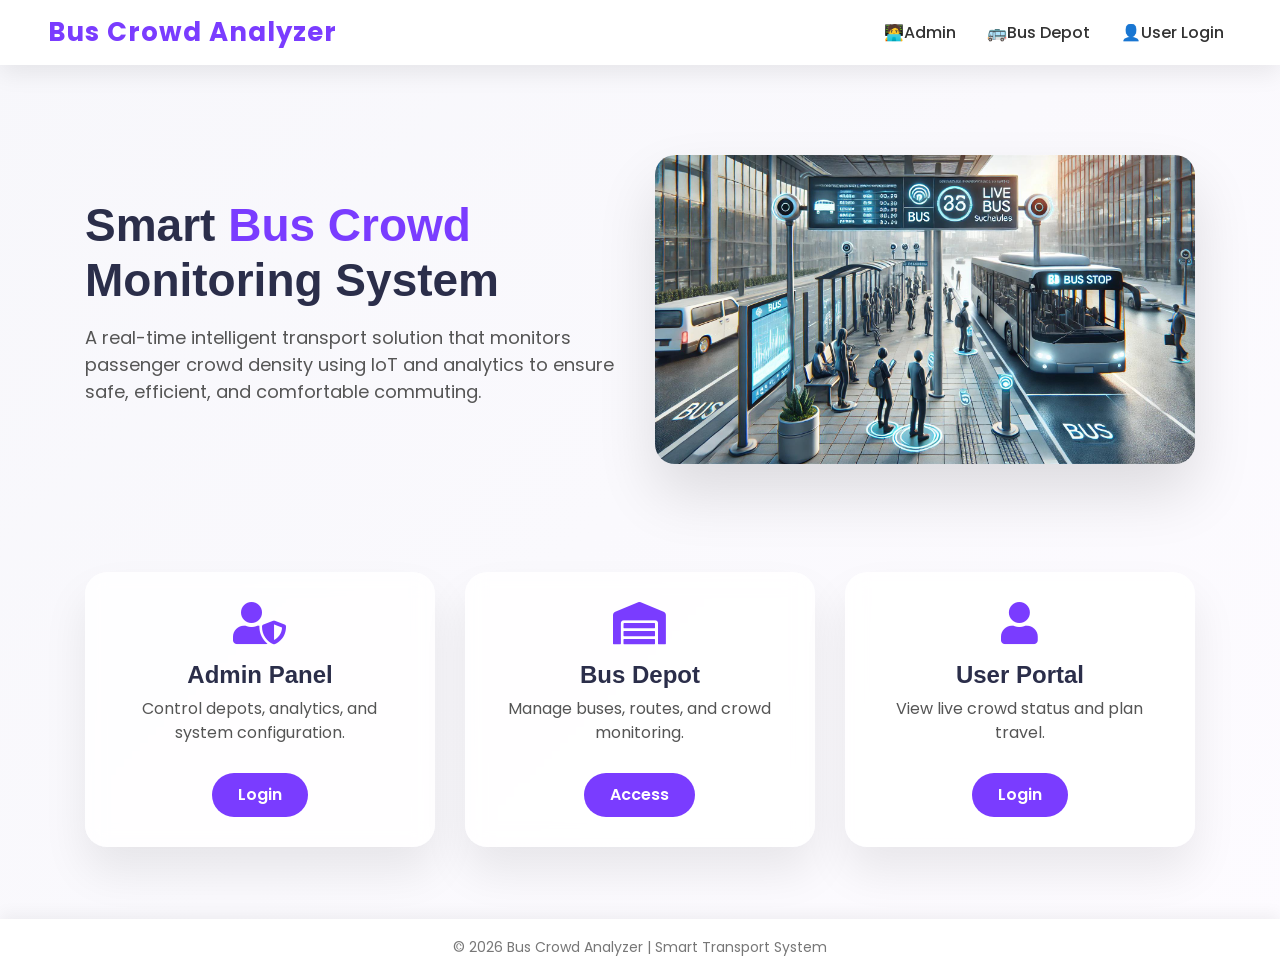
<file: WebContent/index.html>
<!DOCTYPE html>
<html lang="en">
<head>
<meta charset="UTF-8">
<title>Bus Crowd Analyzer</title>
<meta name="viewport" content="width=device-width, initial-scale=1.0">

<!-- Google Font -->
<link href="https://fonts.googleapis.com/css2?family=Poppins:wght@300;400;600;700&display=swap" rel="stylesheet">

<!-- Font Awesome -->
<link href="https://cdnjs.cloudflare.com/ajax/libs/font-awesome/5.15.4/css/all.min.css" rel="stylesheet">

<!-- Bootstrap -->
<link href="css/bootstrap.min.css" rel="stylesheet">

<style>
body{
    font-family:'Poppins',sans-serif;
    background:linear-gradient(135deg,#f7f7fb,#fdfbff);
    color:#222;
    min-height:100vh;
}

/* NAVBAR */
.navbar{
    background:#ffffff;
    box-shadow:0 8px 25px rgba(0,0,0,0.08);
}
.navbar-brand{
    font-size:26px;
    font-weight:700;
    letter-spacing:1px;
    color:#7a3cff!important;
}
.nav-link{
    font-weight:500;
    color:#333!important;
    margin-left:15px;
}
.nav-link:hover{
    color:#7a3cff!important;
}

/* HERO */
.hero{
    padding:90px 0 60px;
}
.hero h1{
    font-size:46px;
    font-weight:700;
}
.hero span{
    color:#7a3cff;
}
.hero p{
    font-size:18px;
    color:#555;
}

/* GLASS CARD */
.glass{
    background:rgba(255,255,255,0.85);
    backdrop-filter:blur(10px);
    border-radius:22px;
    padding:30px;
    box-shadow:0 25px 45px rgba(0,0,0,0.08);
    transition:0.4s;
}
.glass:hover{
    transform:translateY(-8px);
}

/* ACTION CARDS */
.action i{
    font-size:42px;
    color:#7a3cff;
}
.action h4{
    margin-top:15px;
    font-weight:600;
}
.action p{
    color:#555;
}
.action a{
    display:inline-block;
    margin-top:12px;
    padding:10px 26px;
    border-radius:30px;
    background:#7a3cff;
    color:#fff;
    font-weight:600;
    text-decoration:none;
}
.action a:hover{
    background:#5b2ecc;
}

/* IMAGE */
.hero-img{
    border-radius:20px;
    box-shadow:0 30px 60px rgba(0,0,0,0.12);
}

/* FOOTER */
footer{
    background:#ffffff;
    text-align:center;
    padding:18px;
    font-size:14px;
    color:#777;
    box-shadow:0 -5px 15px rgba(0,0,0,0.05);
}

@media(max-width:768px){
    .hero h1{font-size:32px;}
    .navbar-brand{font-size:22px;}
}
</style>
</head>

<body>

<!-- NAVBAR WITH OPTIONS -->
<nav class="navbar navbar-expand-lg navbar-light px-lg-5">
    <a class="navbar-brand" href="#">Bus Crowd Analyzer</a>

    <button class="navbar-toggler" data-toggle="collapse" data-target="#nav">
        <span class="navbar-toggler-icon"></span>
    </button>

    <div class="collapse navbar-collapse justify-content-end" id="nav">
        <div class="navbar-nav">
          <!-- <a class="nav-link" href="index.html">🏠 Home</a> -->
            <a class="nav-link" href="AdminLogin.html">🧑‍💻Admin</a>
            <a class="nav-link" href="BDepotlogin.html">🚌Bus Depot</a>
            <a class="nav-link" href="user_login.jsp">👤User Login</a>
        </div>
    </div>
</nav>

<!-- HERO SECTION -->
<section class="hero">
<div class="container">
<div class="row align-items-center">

    <div class="col-lg-6">
        <h1>Smart <span>Bus Crowd</span><br>Monitoring System</h1>
        <p class="mt-3">
            A real-time intelligent transport solution that monitors
            passenger crowd density using IoT and analytics to ensure
            safe, efficient, and comfortable commuting.
        </p>
    </div>

    <div class="col-lg-6 mt-4 mt-lg-0 text-center">
        <img src="img/bus_crowd.jpg" class="img-fluid hero-img" alt="Bus Crowd">
    </div>

</div>
</div>
</section>

<!-- OPTIONS IN CONTENT -->
<section class="container py-5">
<div class="row text-center">

    <div class="col-md-4 mb-4">
        <div class="glass action">
            <i class="fas fa-user-shield"></i>
            <h4>Admin Panel</h4>
            <p>Control depots, analytics, and system configuration.</p>
            <a href="AdminLogin.html">Login</a>
        </div>
    </div>

    <div class="col-md-4 mb-4">
        <div class="glass action">
            <i class="fas fa-warehouse"></i>
            <h4>Bus Depot</h4>
            <p>Manage buses, routes, and crowd monitoring.</p>
            <a href="BDepotlogin.html">Access</a>
        </div>
    </div>

    <div class="col-md-4 mb-4">
        <div class="glass action">
            <i class="fas fa-user"></i>
            <h4>User Portal</h4>
            <p>View live crowd status and plan travel.</p>
            <a href="user_login.jsp">Login</a>
        </div>
    </div>

</div>
</section>

<!-- FOOTER -->
<footer>
    © 2026 Bus Crowd Analyzer | Smart Transport System
</footer>

<script src="https://code.jquery.com/jquery-3.4.1.min.js"></script>
<script src="https://stackpath.bootstrapcdn.com/bootstrap/4.4.1/js/bootstrap.bundle.min.js"></script>
</body>
</html>
</file>
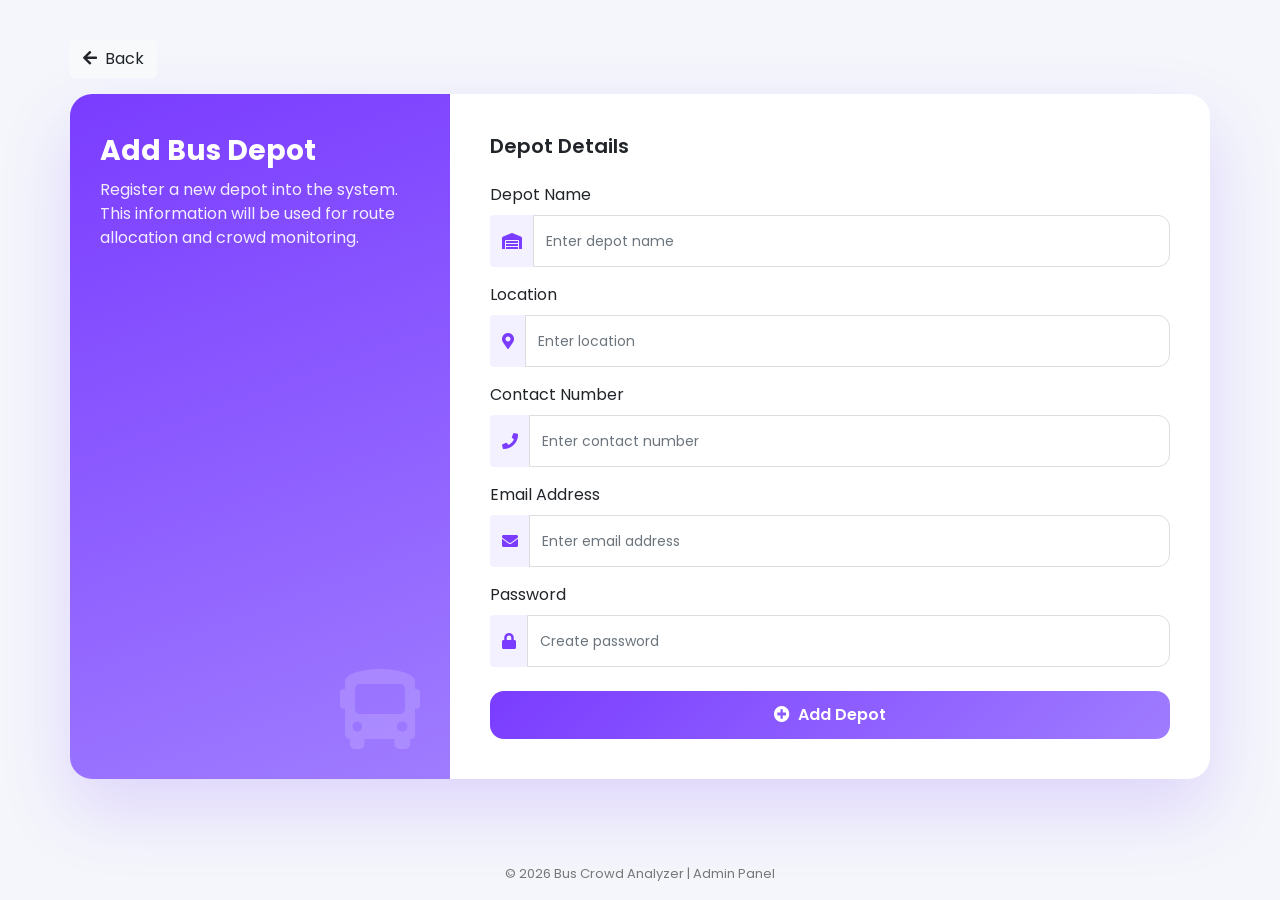
<file: WebContent/AddDepot.html>
<!DOCTYPE html>
<html lang="en">
<head>
<meta charset="UTF-8">
<title>Add Bus Depot | Admin Panel</title>
<meta name="viewport" content="width=device-width, initial-scale=1">

<!-- Bootstrap -->
<link href="https://cdn.jsdelivr.net/npm/bootstrap@4.6.2/dist/css/bootstrap.min.css" rel="stylesheet">

<!-- Font Awesome -->
<link href="https://cdnjs.cloudflare.com/ajax/libs/font-awesome/5.15.4/css/all.min.css" rel="stylesheet">

<!-- Font -->
<link href="https://fonts.googleapis.com/css2?family=Poppins:wght@400;500;600;700&display=swap" rel="stylesheet">

<style>
:root{
    --primary:#7a3cff;
    --secondary:#9f7cff;
    --bg:#f4f6fb;
    --dark:#1f1f2e;
}

body{
    font-family:'Poppins',sans-serif;
    background:var(--bg);
    margin:0;
}

/* NAVBAR */
.navbar{
    background:#fff;
    box-shadow:0 6px 25px rgba(0,0,0,.08);
}
.navbar-brand{
    font-weight:700;
    color:var(--primary)!important;
    font-size:22px;
}
.navbar-nav .nav-link{
    font-weight:500;
    color:#444;
}
.navbar-nav .nav-link.active,
.navbar-nav .nav-link:hover{
    color:var(--primary);
}

/* PAGE WRAPPER */
.page-wrapper{
    padding:40px 0;
}

/* CARD LAYOUT */
.admin-card{
    background:#fff;
    border-radius:22px;
    box-shadow:0 30px 70px rgba(122,60,255,.18);
    overflow:hidden;
}

/* LEFT PANEL */
.side-panel{
    background:linear-gradient(160deg,var(--primary),var(--secondary));
    color:#fff;
    padding:40px 30px;
    height:100%;
}
.side-panel h3{
    font-weight:700;
}
.side-panel p{
    opacity:.9;
    margin-top:10px;
}
.side-panel i{
    font-size:80px;
    opacity:.15;
    position:absolute;
    bottom:30px;
    right:30px;
}

/* FORM PANEL */
.form-panel{
    padding:40px;
}
.form-panel h5{
    font-weight:600;
    margin-bottom:25px;
}

/* INPUT GROUP */
.input-group-text{
    background:#f3f0ff;
    border:none;
    color:var(--primary);
}
.form-control{
    height:52px;
    border-radius:12px;
    border:1px solid #ddd;
    font-size:14px;
}
.form-control:focus{
    border-color:var(--primary);
    box-shadow:0 0 0 2px rgba(122,60,255,.2);
}

/* BUTTON */
.btn-primary{
    background:linear-gradient(135deg,var(--primary),var(--secondary));
    border:none;
    border-radius:14px;
    padding:12px;
    font-weight:600;
}
.btn-primary:hover{
    opacity:.9;
}

/* FOOTER */
footer{
    text-align:center;
    font-size:13px;
    color:#777;
    padding:15px;
    margin-top:30px;
}

/* MOBILE */
@media(max-width:768px){
    .side-panel{
        text-align:center;
        padding:30px;
    }
    .side-panel i{
        display:none;
    }
}
</style>
</head>

<body>

<!-- NAVBAR -->
<!-- 
<nav class="navbar navbar-expand-lg navbar-light bg-white">
<div class="container">

    <a class="navbar-brand" href="#">Bus Crowd Analyzer</a>

    <button class="navbar-toggler border-0" type="button" data-toggle="collapse" data-target="#nav">
        <i class="fas fa-bars text-dark" style="font-size:22px;"></i>
    </button>

    <div class="collapse navbar-collapse" id="nav">
        <ul class="navbar-nav ml-auto">
            <li class="nav-item"><a class="nav-link" href="Admindashboard.html">Dashboard</a></li>
            <li class="nav-item"><a class="nav-link active" href="#">Add Depot</a></li>
            <li class="nav-item"><a class="nav-link" href="ViewDepot.jsp">View Depot</a></li>
     
            <li class="nav-item"><a class="nav-link" href="index.html">Logout</a></li>
        </ul>
    </div>

</div>
</nav> -->
<!-- CONTENT -->
<div class="container page-wrapper">
<!-- Back Button -->
<button type="button" class="btn btn-light mb-3" onclick="window.history.back();">
    <i class="fas fa-arrow-left mr-2"></i>Back
</button>

<div class="admin-card">
<div class="row no-gutters">

    <!-- LEFT INFO -->
    <div class="col-lg-4 position-relative">
        <div class="side-panel">
            <h3>Add Bus Depot</h3>
            <p>
                Register a new depot into the system.
                This information will be used for route
                allocation and crowd monitoring.
            </p>
            <i class="fas fa-bus"></i>
        </div>
    </div>

    <!-- FORM -->
    <div class="col-lg-8">
        <div class="form-panel">

            <h5>Depot Details</h5>

            <form action="Adddepot" method="post">

                <div class="form-group">
                    <label>Depot Name</label>
                    <div class="input-group">
                        <div class="input-group-prepend">
                            <span class="input-group-text"><i class="fas fa-warehouse"></i></span>
                        </div>
                        <input type="text" name="name" class="form-control" placeholder="Enter depot name" required>
                    </div>
                </div>

                <div class="form-group">
                    <label>Location</label>
                    <div class="input-group">
                        <div class="input-group-prepend">
                            <span class="input-group-text"><i class="fas fa-map-marker-alt"></i></span>
                        </div>
                        <input type="text" name="location" class="form-control" placeholder="Enter location" required>
                    </div>
                </div>

                <div class="form-group">
                    <label>Contact Number</label>
                    <div class="input-group">
                        <div class="input-group-prepend">
                            <span class="input-group-text"><i class="fas fa-phone"></i></span>
                        </div>
                        <input type="text" name="contact" class="form-control" placeholder="Enter contact number" required>
                    </div>
                </div>

                <div class="form-group">
                    <label>Email Address</label>
                    <div class="input-group">
                        <div class="input-group-prepend">
                            <span class="input-group-text"><i class="fas fa-envelope"></i></span>
                        </div>
                        <input type="email" name="email" class="form-control" placeholder="Enter email address" required>
                    </div>
                </div>

                <div class="form-group">
                    <label>Password</label>
                    <div class="input-group">
                        <div class="input-group-prepend">
                            <span class="input-group-text"><i class="fas fa-lock"></i></span>
                        </div>
                        <input type="password" name="password" class="form-control" placeholder="Create password" required>
                    </div>
                </div>

                <button class="btn btn-primary btn-block mt-4">
                    <i class="fas fa-plus-circle mr-2"></i>Add Depot
                </button>

            </form>

        </div>
    </div>

</div>
</div>

</div>

<footer>
    © 2026 Bus Crowd Analyzer | Admin Panel
</footer>

<!-- JS -->
<script src="https://code.jquery.com/jquery-3.5.1.slim.min.js"></script>
<script src="https://cdn.jsdelivr.net/npm/bootstrap@4.6.2/dist/js/bootstrap.bundle.min.js"></script>

</body>
</html>
</file>
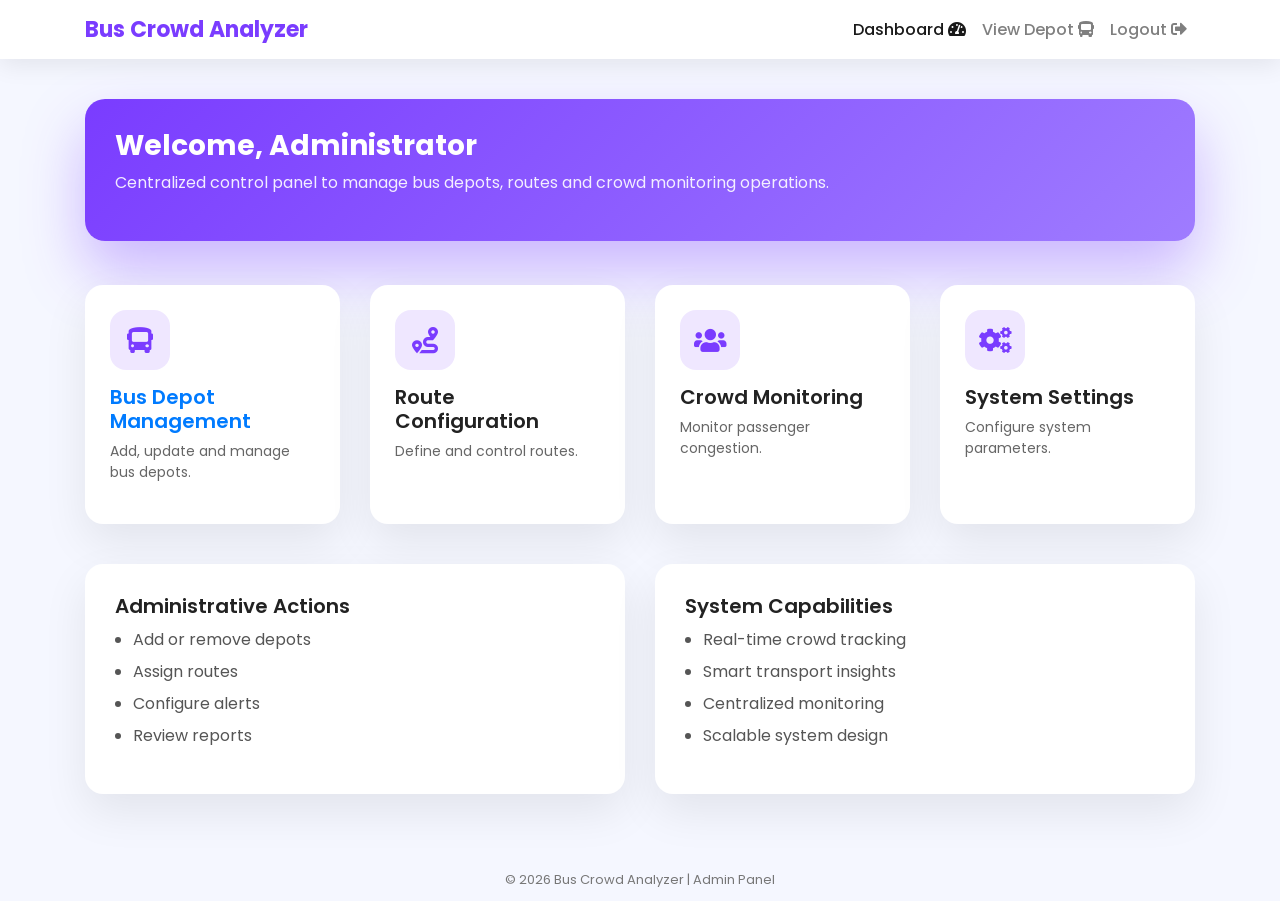
<file: WebContent/Admindashboard.html>
<!DOCTYPE html>
<html lang="en">
<head>
<meta charset="UTF-8">
<title>Admin Dashboard | Bus Crowd Analyzer</title>
<meta name="viewport" content="width=device-width, initial-scale=1">

<!-- Bootstrap -->
<link href="https://cdn.jsdelivr.net/npm/bootstrap@4.6.2/dist/css/bootstrap.min.css" rel="stylesheet">

<!-- Font Awesome -->
<link href="https://cdnjs.cloudflare.com/ajax/libs/font-awesome/5.15.4/css/all.min.css" rel="stylesheet">

<!-- Font -->
<link href="https://fonts.googleapis.com/css2?family=Poppins:wght@400;500;600;700&display=swap" rel="stylesheet">

<style>
:root{
    --primary:#7a3cff;
    --secondary:#9f7cff;
    --bg:#f5f7ff;
}




a:hover{
text-decoration: none; 
    text-color: black;      
    }


body{
    font-family:'Poppins',sans-serif;
    background:var(--bg);
    margin:0;
    color:#222;
}

/* NAVBAR */
.navbar{
    background:#fff;
    box-shadow:0 6px 25px rgba(0,0,0,.08);
}
.navbar-brand{
    font-weight:700;
    color:var(--primary)!important;
    font-size:22px;
}
.navbar-nav .nav-link{
    font-weight:500;
    color:#444;
}
.navbar-nav .nav-link.active,
.navbar-nav .nav-link:hover{
    color:var(--primary);
}

/* WELCOME */
.welcome{
    padding:40px 0 20px;
}
.welcome-box{
    background:linear-gradient(135deg,var(--primary),var(--secondary));
    color:#fff;
    border-radius:20px;
    padding:30px;
    box-shadow:0 30px 60px rgba(122,60,255,.35);
}
.welcome-box h3{
    font-weight:700;
}
.welcome-box p{
    opacity:.9;
    margin-top:8px;
}

/* MODULES */
.module-card{
    background:#fff;
    border-radius:18px;
    padding:25px;
    box-shadow:0 18px 45px rgba(0,0,0,.08);
    transition:.35s ease;
    height:100%;
}
.module-card:hover{
    transform:translateY(-8px);
    box-shadow:0 30px 60px rgba(122,60,255,.25);
}
.module-icon{
    width:60px;
    height:60px;
    border-radius:16px;
    background:rgba(122,60,255,.12);
    display:flex;
    align-items:center;
    justify-content:center;
    color:var(--primary);
    font-size:26px;
    margin-bottom:15px;
}
.module-card h5{
    font-weight:600;
}
.module-card p{
    font-size:14px;
    color:#666;
}

/* MANAGEMENT */
.manage-box{
    background:#fff;
    border-radius:18px;
    padding:30px;
    box-shadow:0 18px 45px rgba(0,0,0,.08);
}
.manage-box h5{
    font-weight:600;
}
.manage-box ul{
    padding-left:18px;
    margin-top:10px;
}
.manage-box li{
    margin-bottom:8px;
    color:#555;
}

/* FOOTER */
footer{
    text-align:center;
    padding:12px;
    font-size:13px;
    color:#777;
    margin-top:40px;
}

/* MOBILE */
@media(max-width:768px){
    .welcome{
        text-align:center;
    }
    .navbar-nav{
        background:#fff;
        padding:10px;
        border-radius:10px;
        margin-top:10px;
        box-shadow:0 10px 30px rgba(0,0,0,.1);
    }
}

</style>
</head>

<body>

<!-- NAVBAR -->
<nav class="navbar navbar-expand-lg navbar-light bg-white">
<div class="container">

    <a class="navbar-brand" href="#">Bus Crowd Analyzer</a>

    <!-- TOGGLER (FIXED) -->
    <button class="navbar-toggler border-0" type="button" data-toggle="collapse" data-target="#nav">
        <i class="fas fa-bars text-dark" style="font-size:22px;"></i>
    </button>

    <div class="collapse navbar-collapse" id="nav">
        <ul class="navbar-nav ml-auto">
            <li class="nav-item"><a class="nav-link active" href="#">Dashboard <i class="fas fa-tachometer-alt"></i></a></li>
          <!--   <li class="nav-item"><a class="nav-link" href="AddDepot.html">Add Depot</a></li>  -->
            <li class="nav-item"><a class="nav-link" href="ViewDepot.jsp">View Depot <i class="fas fa-bus"></i></a></li>
            <li class="nav-item"><a class="nav-link" href="index.html">Logout  <i class="fas fa-sign-out-alt" title="Logout"></i></a></li>
        </ul>
    </div>

</div>
</nav>

<div class="container">

<!-- WELCOME -->
<section class="welcome">
    <div class="welcome-box">
        <h3>Welcome, Administrator</h3>
        <p>
            Centralized control panel to manage bus depots,
            routes and crowd monitoring operations.
        </p>
    </div>
</section>

<!-- MODULES -->
<section class="mt-4">
<div class="row">
    <div class="col-md-3 mb-4">
    <a href="ViewDepot.jsp">
    
        <div class="module-card">
            <div class="module-icon"><i class="fas fa-bus"></i></div>
            <h5>Bus Depot Management</h5>
            <p>Add, update and manage bus depots.</p>
        </div>
        </a>
    </div>

    <div class="col-md-3 mb-4">
        <div class="module-card">
            <div class="module-icon"><i class="fas fa-route"></i></div>
            <h5>Route Configuration</h5>
            <p>Define and control routes.</p>
        </div>
    </div>

    <div class="col-md-3 mb-4">
        <div class="module-card">
            <div class="module-icon"><i class="fas fa-users"></i></div>
            <h5>Crowd Monitoring</h5>
            <p>Monitor passenger congestion.</p>
        </div>
    </div>

    <div class="col-md-3 mb-4">
        <div class="module-card">
            <div class="module-icon"><i class="fas fa-cogs"></i></div>
            <h5>System Settings</h5>
            <p>Configure system parameters.</p>
        </div>
    </div>

</div>
</section>

<!-- MANAGEMENT -->
<section class="mt-3">
<div class="row">

    <div class="col-md-6 mb-4">
        <div class="manage-box">
            <h5>Administrative Actions</h5>
            <ul>
                <li>Add or remove depots</li>
                <li>Assign routes</li>
                <li>Configure alerts</li>
                <li>Review reports</li>
            </ul>
        </div>
    </div>

    <div class="col-md-6 mb-4">
        <div class="manage-box">
            <h5>System Capabilities</h5>
            <ul>
                <li>Real-time crowd tracking</li>
                <li>Smart transport insights</li>
                <li>Centralized monitoring</li>
                <li>Scalable system design</li>
            </ul>
        </div>
    </div>

</div>
</section>

</div>

<footer>
    © 2026 Bus Crowd Analyzer | Admin Panel
</footer>

<!-- JS (IMPORTANT) -->
<script src="https://code.jquery.com/jquery-3.5.1.slim.min.js"></script>
<script src="https://cdn.jsdelivr.net/npm/bootstrap@4.6.2/dist/js/bootstrap.bundle.min.js"></script>

</body>
</html>
</file>
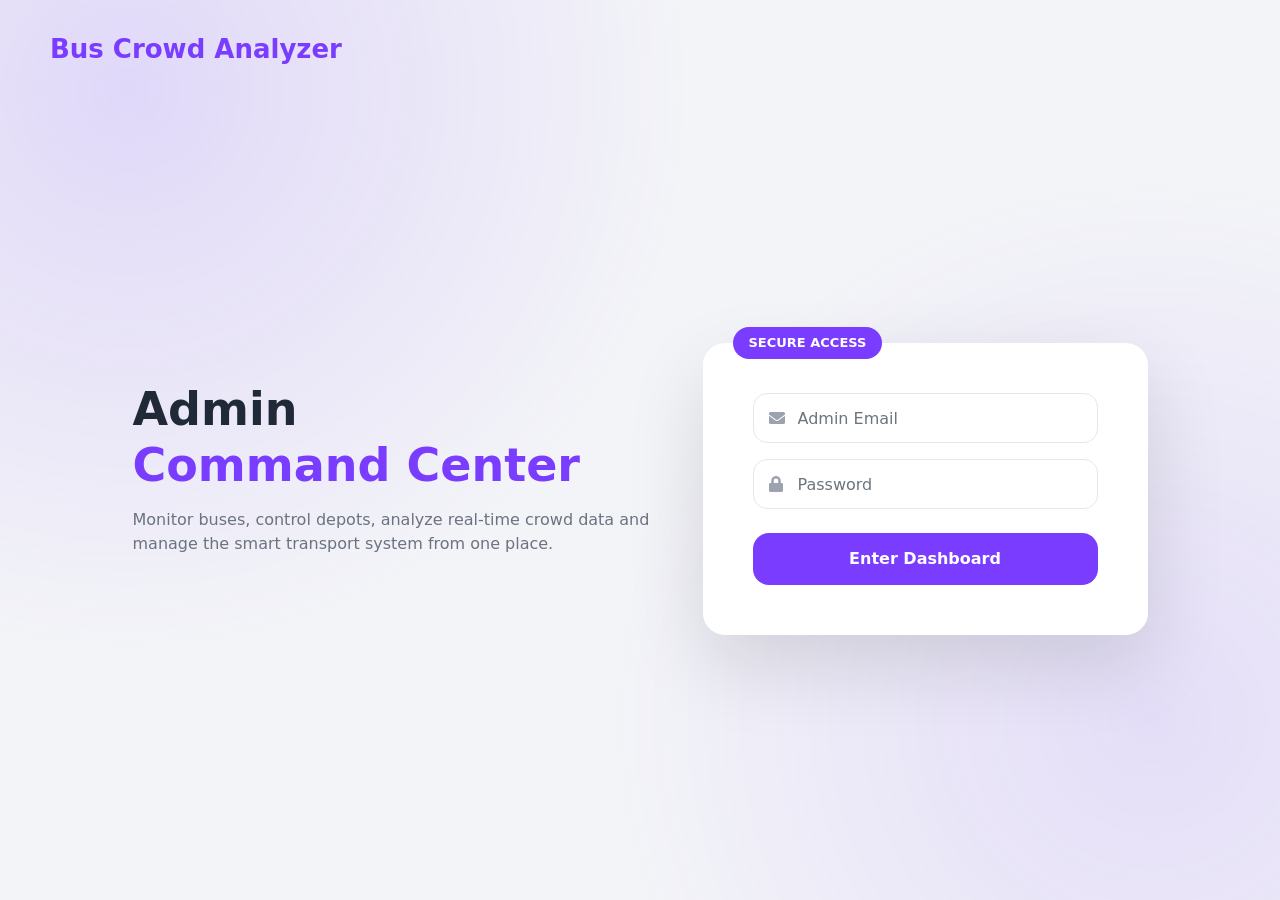
<file: WebContent/AdminLogin.html>
<!DOCTYPE html>
<html lang="en">
<head>
<meta charset="UTF-8">
<title>Admin Login | Bus Crowd Analyzer</title>
<meta name="viewport" content="width=device-width, initial-scale=1">

<!-- Bootstrap -->
<link href="https://cdn.jsdelivr.net/npm/bootstrap@4.6.2/dist/css/bootstrap.min.css" rel="stylesheet">

<!-- Font Awesome -->
<link href="https://cdnjs.cloudflare.com/ajax/libs/font-awesome/5.15.4/css/all.min.css" rel="stylesheet">

<style>
:root{
    --accent:#7a3cff;
}

body{
    margin:0;
    font-family: 'Poppins', system-ui, sans-serif;
    background:#f3f4f8;
    color:#1f2937;
}

/* BACK CANVAS */
.canvas{
    position:fixed;
    inset:0;
    background:
        radial-gradient(circle at 10% 10%, rgba(122,60,255,.15), transparent 40%),
        radial-gradient(circle at 90% 80%, rgba(122,60,255,.12), transparent 40%);
    z-index:-1;
}

/* TOP TITLE */
.site-title{
    padding:30px 50px;
    font-size:26px;
    font-weight:700;
    color:var(--accent);
}

/* MAIN AREA */
.main{
    min-height:calc(100vh - 120px);
    display:flex;
    align-items:center;
}

/* LOGIN WRAP */
.login-wrap{
    background:#fff;
    border-radius:22px;
    padding:50px;
    box-shadow:
        0 30px 80px rgba(0,0,0,0.12);
    position:relative;
}

/* FLOAT TAG */
.tag{
    position:absolute;
    top:-16px;
    left:30px;
    background:var(--accent);
    color:#fff;
    padding:6px 16px;
    border-radius:20px;
    font-size:13px;
    font-weight:600;
}

/* LEFT TEXT */
.hero-text h1{
    font-size:46px;
    font-weight:800;
    line-height:1.2;
}
.hero-text span{
    color:var(--accent);
}
.hero-text p{
    color:#6b7280;
    font-size:16px;
    margin-top:15px;
}

/* FORM */
.form-control{
    height:50px;
    border-radius:14px;
    border:1px solid #e5e7eb;
    padding-left:44px;
}
.form-control:focus{
    border-color:var(--accent);
    box-shadow:none;
}

/* INPUT ICON */
.input-box{
    position:relative;
}
.input-box i{
    position:absolute;
    top:50%;
    left:16px;
    transform:translateY(-50%);
    color:#9ca3af;
}

/* BUTTON */
.btn-login{
    height:52px;
    border-radius:16px;
    background:var(--accent);
    color:#fff;
    font-weight:700;
    border:none;
    transition:.3s;
}
.btn-login:hover{
    transform:translateY(-2px);
    box-shadow:0 10px 30px rgba(122,60,255,.4);
}

/* RESPONSIVE */
@media(max-width:768px){
    .hero-text h1{
        font-size:34px;
    }
    .login-wrap{
        padding:35px;
    }
}
</style>
</head>

<body>

<div class="canvas"></div>

<div class="site-title">
    Bus Crowd Analyzer
</div>

<div class="main">
<div class="container">
<div class="row align-items-center justify-content-center">

    <!-- LEFT CONTENT -->
    <div class="col-lg-6 mb-4 hero-text">
        <h1>
            Admin<br>
            <span>Command Center</span>
        </h1>
        <p>
            Monitor buses, control depots, analyze real-time crowd
            data and manage the smart transport system from one place.
        </p>
    </div>

    <!-- LOGIN CARD -->
    <div class="col-lg-5">
        <div class="login-wrap">

            <div class="tag">SECURE ACCESS</div>

            <form action="Alogin" method="post">
                <div class="form-group input-box">
                    <i class="fas fa-envelope"></i>
                    <input type="email" name="email" class="form-control"
                           placeholder="Admin Email" required>
                </div>

                <div class="form-group input-box">
                    <i class="fas fa-lock"></i>
                    <input type="password" name="password" class="form-control"
                           placeholder="Password" required>
                </div>

                <button class="btn btn-login btn-block mt-4">
                    Enter Dashboard
                </button>
            </form>

        </div>
    </div>

</div>
</div>
</div>

<script src="https://cdn.jsdelivr.net/npm/bootstrap@4.6.2/dist/js/bootstrap.bundle.min.js"></script>
</body>
</html>
</file>
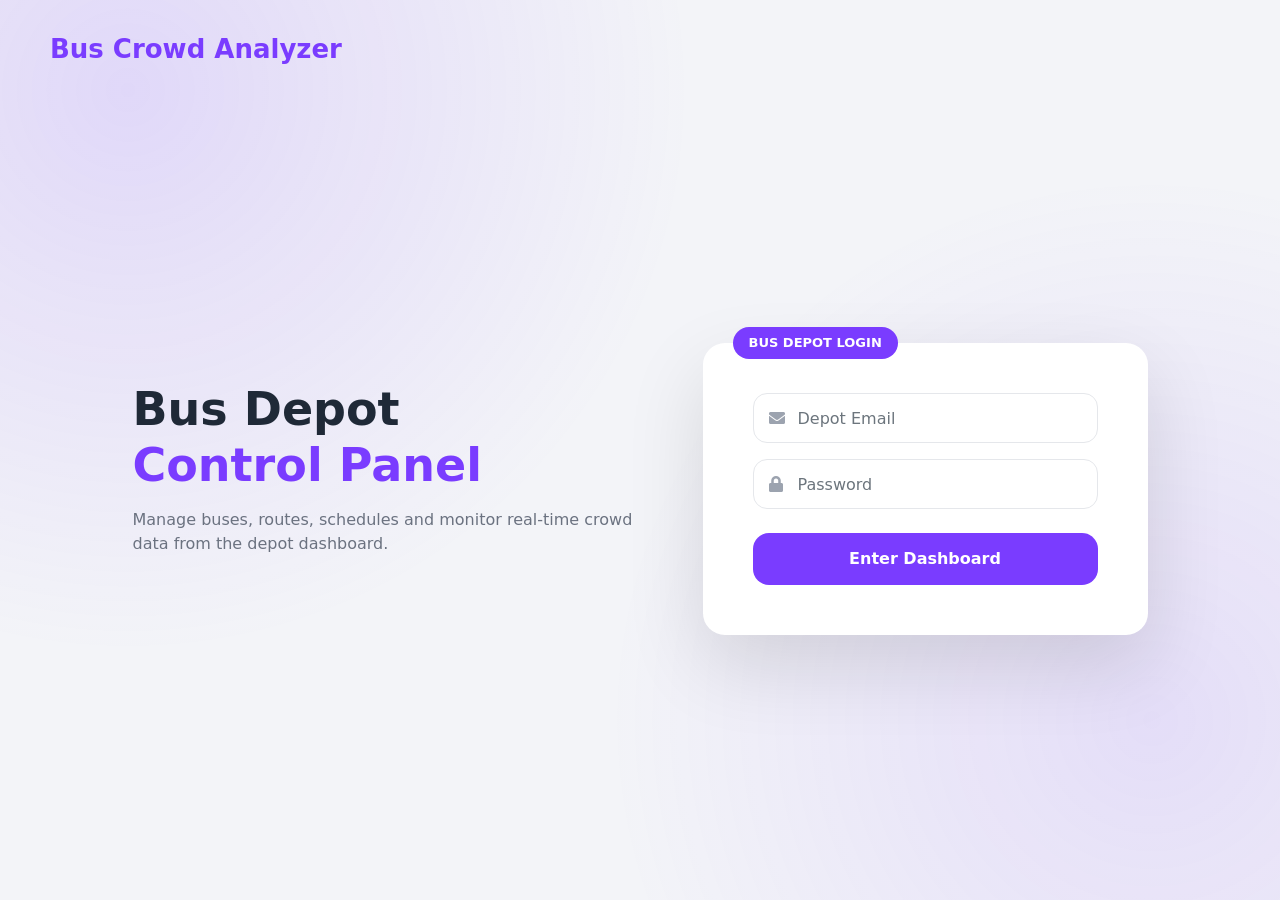
<file: WebContent/BDepotlogin.html>
<!DOCTYPE html>
<html lang="en">
<head>
<meta charset="UTF-8">
<title>Bus Depot Login | Bus Crowd Analyzer</title>
<meta name="viewport" content="width=device-width, initial-scale=1">

<!-- Bootstrap -->
<link href="https://cdn.jsdelivr.net/npm/bootstrap@4.6.2/dist/css/bootstrap.min.css" rel="stylesheet">

<!-- Font Awesome -->
<link href="https://cdnjs.cloudflare.com/ajax/libs/font-awesome/5.15.4/css/all.min.css" rel="stylesheet">

<style>
:root{
    --accent:#7a3cff;
}

body{
    margin:0;
    font-family: 'Poppins', system-ui, sans-serif;
    background:#f3f4f8;
    color:#1f2937;
}

/* BACK CANVAS */
.canvas{
    position:fixed;
    inset:0;
    background:
        radial-gradient(circle at 10% 10%, rgba(122,60,255,.15), transparent 40%),
        radial-gradient(circle at 90% 80%, rgba(122,60,255,.12), transparent 40%);
    z-index:-1;
}

/* TOP TITLE */
.site-title{
    padding:30px 50px;
    font-size:26px;
    font-weight:700;
    color:var(--accent);
}

/* MAIN AREA */
.main{
    min-height:calc(100vh - 120px);
    display:flex;
    align-items:center;
}

/* LOGIN WRAP */
.login-wrap{
    background:#fff;
    border-radius:22px;
    padding:50px;
    box-shadow:0 30px 80px rgba(0,0,0,0.12);
    position:relative;
}

/* FLOAT TAG */
.tag{
    position:absolute;
    top:-16px;
    left:30px;
    background:var(--accent);
    color:#fff;
    padding:6px 16px;
    border-radius:20px;
    font-size:13px;
    font-weight:600;
}

/* LEFT TEXT */
.hero-text h1{
    font-size:46px;
    font-weight:800;
    line-height:1.2;
}
.hero-text span{
    color:var(--accent);
}
.hero-text p{
    color:#6b7280;
    font-size:16px;
    margin-top:15px;
}

/* FORM */
.form-control{
    height:50px;
    border-radius:14px;
    border:1px solid #e5e7eb;
    padding-left:44px;
}
.form-control:focus{
    border-color:var(--accent);
    box-shadow:none;
}

/* INPUT ICON */
.input-box{
    position:relative;
}
.input-box i{
    position:absolute;
    top:50%;
    left:16px;
    transform:translateY(-50%);
    color:#9ca3af;
}

/* BUTTON */
.btn-login{
    height:52px;
    border-radius:16px;
    background:var(--accent);
    color:#fff;
    font-weight:700;
    border:none;
    transition:.3s;
}
.btn-login:hover{
    transform:translateY(-2px);
    box-shadow:0 10px 30px rgba(122,60,255,.4);
}

/* RESPONSIVE */
@media(max-width:768px){
    .hero-text h1{
        font-size:34px;
    }
    .login-wrap{
        padding:35px;
    }
}
</style>
</head>

<body>

<div class="canvas"></div>

<div class="site-title">
    Bus Crowd Analyzer
</div>

<div class="main">
<div class="container">
<div class="row align-items-center justify-content-center">

    <!-- LEFT CONTENT -->
    <div class="col-lg-6 mb-4 hero-text">
        <h1>
            Bus Depot<br>
            <span>Control Panel</span>
        </h1>
        <p>
            Manage buses, routes, schedules and monitor
            real-time crowd data from the depot dashboard.
        </p>
    </div>

    <!-- LOGIN CARD -->
    <div class="col-lg-5">
        <div class="login-wrap">

            <div class="tag">BUS DEPOT LOGIN</div>

            <form action="BusDepot" method="post">
                <div class="form-group input-box">
                    <i class="fas fa-envelope"></i>
                    <input type="email" name="email" class="form-control"
                           placeholder="Depot Email" required>
                </div>

                <div class="form-group input-box">
                    <i class="fas fa-lock"></i>
                    <input type="password" name="password" class="form-control"
                           placeholder="Password" required>
                </div>

                <button class="btn btn-login btn-block mt-4">
                    Enter Dashboard
                </button>
            </form>

        </div>
    </div>

</div>
</div>
</div>

<script src="https://cdn.jsdelivr.net/npm/bootstrap@4.6.2/dist/js/bootstrap.bundle.min.js"></script>
</body>
</html>
</file>
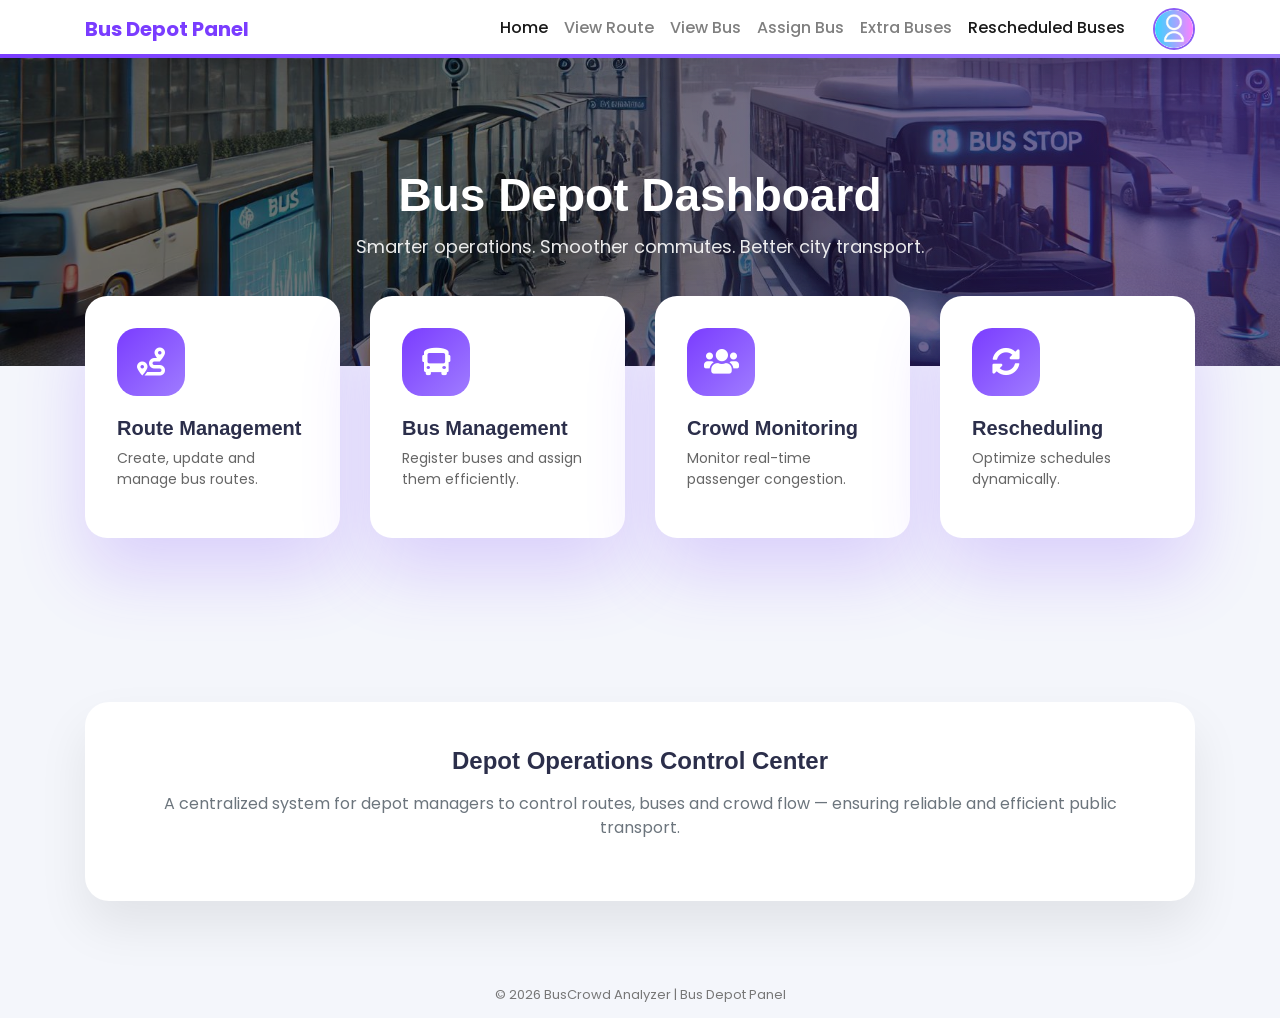
<file: WebContent/BusDepotDashboard.html>
<!DOCTYPE html>
<html lang="en">
<head>
<meta charset="utf-8">
<title>Bus Depot Dashboard | BusCrowd Analyzer</title>
<meta name="viewport" content="width=device-width, initial-scale=1.0">

<!-- Google Fonts -->
<link href="https://fonts.googleapis.com/css2?family=Poppins:wght@400;500;600;700&display=swap" rel="stylesheet">

<!-- Font Awesome -->
<link href="https://cdnjs.cloudflare.com/ajax/libs/font-awesome/5.15.4/css/all.min.css" rel="stylesheet">

<!-- Bootstrap -->
<link href="css/bootstrap.min.css" rel="stylesheet">

<!-- PROFILE CSS -->
<link href="css/profile.css" rel="stylesheet">

<style>

/* Logout */
.profile-menu .logout {
    color: #dc2626;
    font-weight: 600;
}


:root{
    --primary:#7a3cff;
    --secondary:#9f7cff;
    --dark:#1f1f2e;
    --bg:#f4f6fb;
}

body{
    font-family:'Poppins',sans-serif;
    background:var(--bg);
}

/* NAVBAR */
.navbar{
    background:#fff;
    box-shadow:0 8px 30px rgba(0,0,0,.1);
    position:relative;
}
.navbar::after{
    content:'';
    position:absolute;
    bottom:0;
    left:0;
    width:100%;
    height:4px;
    background:linear-gradient(135deg,var(--primary),var(--secondary));
}
.navbar-brand{
    font-weight:700;
    color:var(--primary)!important;
}
.navbar-nav .nav-link{
    font-weight:500;
    color:#444;
}
.navbar-nav .nav-link.active,
.navbar-nav .nav-link:hover{
    color:var(--primary);
}

/* HERO */
.hero{
    background:
        radial-gradient(circle at top right, rgba(122,60,255,.35), transparent 60%),
        linear-gradient(rgba(0,0,0,.55),rgba(0,0,0,.55)),
        url("img/bus_crowd.jpg") center/cover no-repeat;
    padding:110px 20px 90px;
    text-align:center;
    color:#fff;
}
.hero h1{
    font-weight:700;
    font-size:46px;
}
.hero p{
    opacity:.9;
    font-size:18px;
    margin-top:10px;
}

/* MODULE CARDS */
.module-section{
    margin-top:-70px;
    padding-bottom:70px;
}
.module-card{
    background:#fff;
    border-radius:22px;
    padding:32px;
    box-shadow:0 35px 70px rgba(122,60,255,.2);
    transition:.35s ease;
    height:100%;
}
.module-card:hover{
    transform:translateY(-10px);
}
.module-icon{
    width:68px;
    height:68px;
    border-radius:20px;
    background:linear-gradient(135deg,var(--primary),var(--secondary));
    display:flex;
    align-items:center;
    justify-content:center;
    color:#fff;
    font-size:28px;
    margin-bottom:20px;
}
.module-card h5{
    font-weight:600;
}
.module-card p{
    font-size:14px;
    color:#666;
}

/* INFO */
.info-section{
    padding:70px 0;
}
.info-box{
    background:#fff;
    border-radius:24px;
    padding:45px;
    box-shadow:0 25px 50px rgba(0,0,0,.08);
}

/* FOOTER */
footer{
    text-align:center;
    padding:14px;
    font-size:13px;
    color:#777;
}

/* MOBILE */
@media(max-width:768px){
    .hero h1{ font-size:30px; }
    .module-section{ margin-top:-40px; }
}
</style>
</head>

<body>

<!-- NAVBAR -->
<nav class="navbar navbar-expand-lg navbar-light">
<div class="container">
    <a class="navbar-brand" href="#">Bus Depot Panel</a>

    <button class="navbar-toggler border-0" type="button" data-toggle="collapse" data-target="#nav">
        <i class="fas fa-bars"></i>
    </button>

    <div class="collapse navbar-collapse" id="nav">
         <ul class="navbar-nav ml-auto">
          <li class="nav-item"><a href="BusDepotDashboard.html" class="nav-link active">Home</a></li>
            <li class="nav-item"><a href="ViewRoute.jsp" class="nav-link">View Route</a></li>
            <li class="nav-item"><a href="ViewBuses.jsp" class="nav-link">View Bus</a></li>
            <li class="nav-item"><a href="AssignRoute.jsp" class="nav-link">Assign Bus</a></li>
            <li class="nav-item"><a href="ViewExtraBuses.jsp" class="nav-link">Extra Buses</a></li>
            <li class="nav-item"><a class="nav-link active" href="ViewRescheduling.jsp">Rescheduled Buses</a></li>

<!-- ####################################- Profile ################################### -->

             <li class="nav-item"><!-- Profile Section -->
<div class="profile-container">
    <img src="img/profile.png" class="profile-icon" alt="Profile">

    <div class="profile-dropdown">
        <div class="profile-header">
            <img src="img/profile.png" alt="User">
            <h4>Depot Admin</h4>
            
        </div>

        <div class="profile-menu">
            <a href="#">My Profile</a>
            <a href="#">Change Password</a>
            <a href="#">Settings</a>
            <a href="BusDepotDashboard.jsp" class="logout">Logout</a>
        </div>
    </div>
</div>
</li>
        </ul>
    </div>
</div>
</nav>


<!--  ############################################################################################################## -->



<!-- HERO -->
<section class="hero">
    <h1 style=color:white>Bus Depot Dashboard</h1>
    <p>Smarter operations. Smoother commutes. Better city transport.</p>
</section>

<!-- MODULES -->
<section class="container module-section">
<div class="row">

    <div class="col-lg-3 col-md-6 mb-4">
		<a href="ViewRoute.jsp">
        <div class="module-card">        
            <div class="module-icon"><i class="fas fa-route"></i></div>
            <h5>Route Management</h5>
            <p>Create, update and manage bus routes.</p>
        </div>
        </a>
    </div>
   

    <div class="col-lg-3 col-md-6 mb-4">
    <a href="ViewBuses.jsp">
        <div class="module-card">
            <div class="module-icon"><i class="fas fa-bus"></i></div>
            <h5>Bus Management</h5>
            <p>Register buses and assign them efficiently.</p>
        </div>
        </a>
    </div>

    <div class="col-lg-3 col-md-6 mb-4">
        <div class="module-card">
            <div class="module-icon"><i class="fas fa-users"></i></div>
            <h5>Crowd Monitoring</h5>
            <p>Monitor real-time passenger congestion.</p>
        </div>
    </div>

    <div class="col-lg-3 col-md-6 mb-4">
    <a href="ViewRescheduling.jsp">
        <div class="module-card">
            <div class="module-icon"><i class="fas fa-sync-alt"></i></div>
            <h5>Rescheduling</h5>
            <p>Optimize schedules dynamically.</p>
        </div>
        </a>
    </div>

</div>
</section>

<!-- INFO -->
<section class="info-section">
<div class="container">
    <div class="info-box text-center">
        <h4 class="font-weight-bold">Depot Operations Control Center</h4>
        <p class="text-muted mt-3">
            A centralized system for depot managers to control routes,
            buses and crowd flow — ensuring reliable and efficient public transport.
        </p>
    </div>
</div>
</section>

<footer>
    © 2026 BusCrowd Analyzer | Bus Depot Panel
</footer>

<!-- JS -->
<script src="https://code.jquery.com/jquery-3.4.1.min.js"></script>
<script src="https://stackpath.bootstrapcdn.com/bootstrap/4.4.1/js/bootstrap.bundle.min.js"></script>

</body>
</html>
</file>
<file: WebContent/css/profile.css>
/* Logout */
.profile-menu .logout {
    color: #dc2626;
    font-weight: 600;
}



a:hover{
text-decoration: none; 
    color: darkblue;      
    }


/* Profile container aligned right */
.profile-container {
    position: relative;
    margin-left: 20px;
}

/* Profile icon */
.profile-icon {
    width: 42px;
    height: 42px;
    border-radius: 50%;
    cursor: pointer;
    border: 2px solid #8b5cf6;
}

/* Dropdown card */
.profile-dropdown {
    position: absolute;
    top: 55px;
    right: 0;
    width: 260px;
    background: #ffffff;
    border-radius: 14px;
    box-shadow: 0 15px 30px rgba(124, 58, 237, 0.25);
    display: none;
    overflow: hidden;
    z-index: 1000;
}

/* Show dropdown on hover 
.profile-container:hover .profile-dropdown {
    display: block;
}
*/



/* SHOW dropdown (JS controlled) */
.profile-dropdown.show {
    display: block;
}

/* Profile header */
.profile-header {
    background: linear-gradient(135deg, #7c3aed, #8b5cf6);
    text-align: center;
    padding: 20px;
    color: white;
}

.profile-header img {
    width: 70px;
    height: 70px;
    border-radius: 50%;
    border: 3px solid white;
    margin-bottom: 8px;
}

.profile-header h4 {
    margin: 5px 0 2px;
    font-size: 18px;
}

.profile-header p {
    font-size: 13px;
    opacity: 0.9;
}

/* Menu items */
.profile-menu {
    padding: 8px 0;
}

.profile-menu a {
    display: block;
    padding: 12px 20px;
    text-decoration: none;
    color: #374151;
    font-size: 14px;
    transition: all 0.3s ease;
}

.profile-menu a:hover {
    background: #f3f4f6;
    padding-left: 25px;
    color: #7c3aed;
}
</file>
